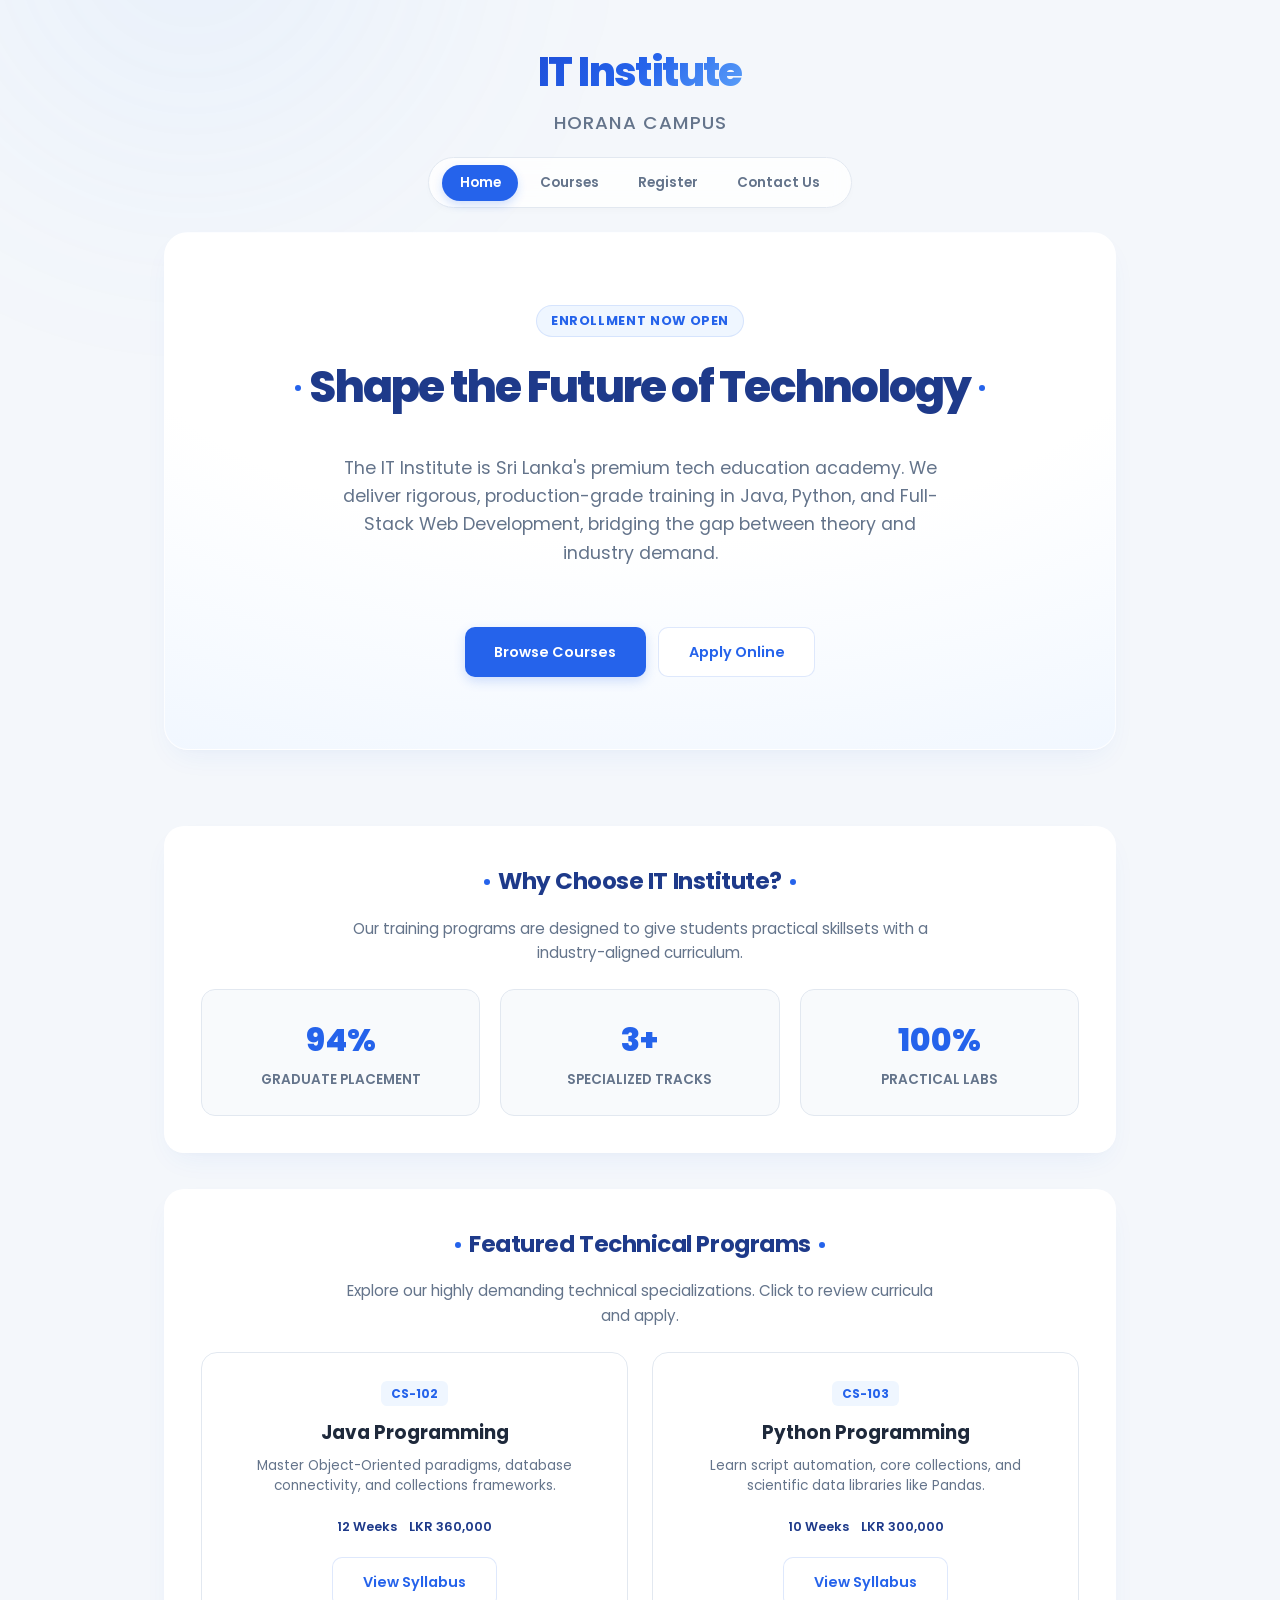
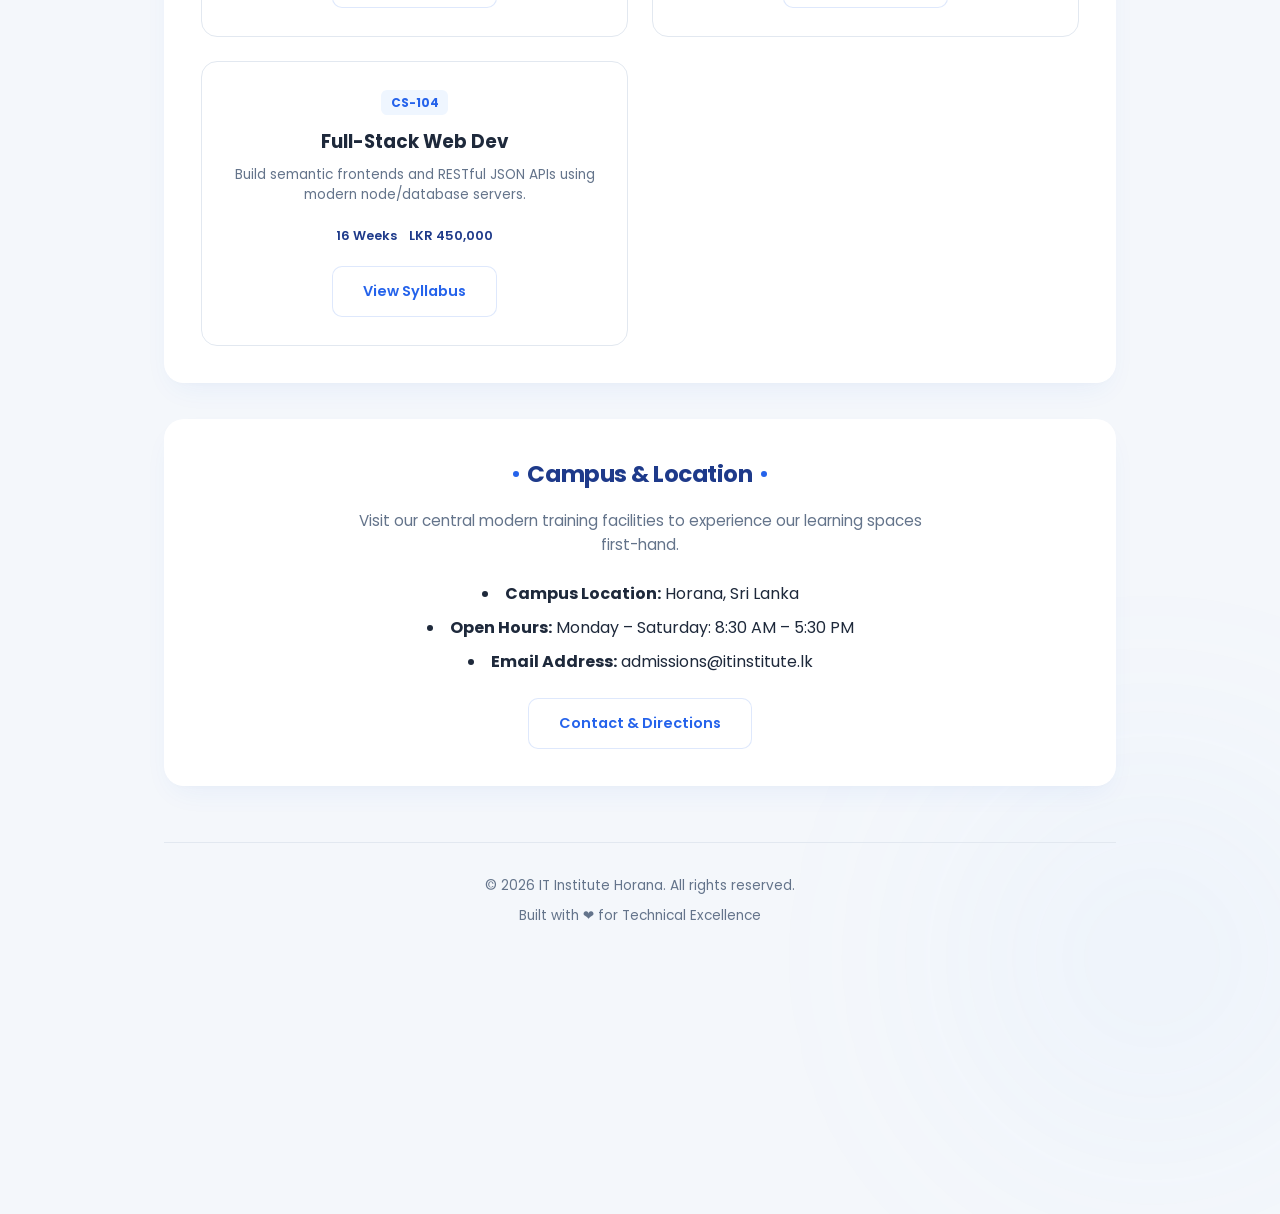
<file: index.html>
<!DOCTYPE html>
<html lang="en">
<head>
    <meta charset="UTF-8">
    <meta name="viewport" content="width=device-width, initial-scale=1.0">
    <meta name="description" content="Official Academic Portal of the IT Institute. Explore courses, register online, and connect with our Horana campus.">
    <title>IT Institute - Academic Portal</title>
    <link rel="stylesheet" href="style.css">
</head>
<body>
    <div class="app-container">

        <!-- Header Section -->
        <header>
            <div class="header-brand">
                <h1>IT Institute</h1>
                <h2>Horana Campus</h2>
            </div>
            <nav>
                <p>
                    <a href="index.html" class="active">Home</a> 
                    <a href="courses.html">Courses</a> 
                    <a href="register.html">Register</a> 
                    <a href="contact.html">Contact Us</a>
                </p>
            </nav>
        </header>

        <!-- Main Content Section -->
        <main>
            <!-- Super Premium Hero Section -->
            <section class="hero-section">
                <span class="hero-tag">Enrollment Now Open</span>
                <h2 class="hero-title">Shape the Future of Technology</h2>
                <p class="hero-subtitle">
                    The IT Institute is Sri Lanka's premium tech education academy. We deliver rigorous, production-grade training in Java, Python, and Full-Stack Web Development, bridging the gap between theory and industry demand.
                </p>
                <div class="hero-actions">
                    <a href="courses.html" class="btn btn-primary">Browse Courses</a>
                    <a href="register.html" class="btn btn-secondary">Apply Online</a>
                </div>
            </section>

            <!-- Highlights Section -->
            <section>
                <h2>Why Choose IT Institute?</h2>
                <p>Our training programs are designed to give students practical skillsets with a industry-aligned curriculum.</p>
                
                <div class="stats-grid">
                    <div class="stats-card">
                        <h4>94%</h4>
                        <p>Graduate Placement</p>
                    </div>
                    <div class="stats-card">
                        <h4>3+</h4>
                        <p>Specialized Tracks</p>
                    </div>
                    <div class="stats-card">
                        <h4>100%</h4>
                        <p>Practical Labs</p>
                    </div>
                </div>
            </section>

            <!-- Featured Programs Section -->
            <section>
                <h2>Featured Technical Programs</h2>
                <p>Explore our highly demanding technical specializations. Click to review curricula and apply.</p>
                
                <div class="course-showcase-grid">
                    <div class="course-item-card">
                        <span class="course-item-code">CS-102</span>
                        <h4>Java Programming</h4>
                        <p>Master Object-Oriented paradigms, database connectivity, and collections frameworks.</p>
                        <div class="course-item-details">
                            <span>12 Weeks</span>
                            <span>LKR 360,000</span>
                        </div>
                        <a href="courses.html" class="btn btn-secondary">View Syllabus</a>
                    </div>

                    <div class="course-item-card">
                        <span class="course-item-code">CS-103</span>
                        <h4>Python Programming</h4>
                        <p>Learn script automation, core collections, and scientific data libraries like Pandas.</p>
                        <div class="course-item-details">
                            <span>10 Weeks</span>
                            <span>LKR 300,000</span>
                        </div>
                        <a href="courses.html" class="btn btn-secondary">View Syllabus</a>
                    </div>

                    <div class="course-item-card">
                        <span class="course-item-code">CS-104</span>
                        <h4>Full-Stack Web Dev</h4>
                        <p>Build semantic frontends and RESTful JSON APIs using modern node/database servers.</p>
                        <div class="course-item-details">
                            <span>16 Weeks</span>
                            <span>LKR 450,000</span>
                        </div>
                        <a href="courses.html" class="btn btn-secondary">View Syllabus</a>
                    </div>
                </div>
            </section>

            <!-- Campus Information Section -->
            <section>
                <h2>Campus &amp; Location</h2>
                <p>Visit our central modern training facilities to experience our learning spaces first-hand.</p>
                <ul class="centered-list">
                    <li><strong>Campus Location:</strong> Horana, Sri Lanka</li>
                    <li><strong>Open Hours:</strong> Monday – Saturday: 8:30 AM – 5:30 PM</li>
                    <li><strong>Email Address:</strong> admissions@itinstitute.lk</li>
                </ul>
                <div style="margin-top: 1.5rem; text-align: center;">
                    <a href="contact.html" class="btn btn-secondary">Contact &amp; Directions</a>
                </div>
            </section>
        </main>

        <!-- Footer Section Centered -->
        <footer>
            <p>&copy; 2026 IT Institute Horana. All rights reserved.</p>
            <p>Built with ❤️ for Technical Excellence</p>
        </footer>

    </div>
</body>
</html>
</file>
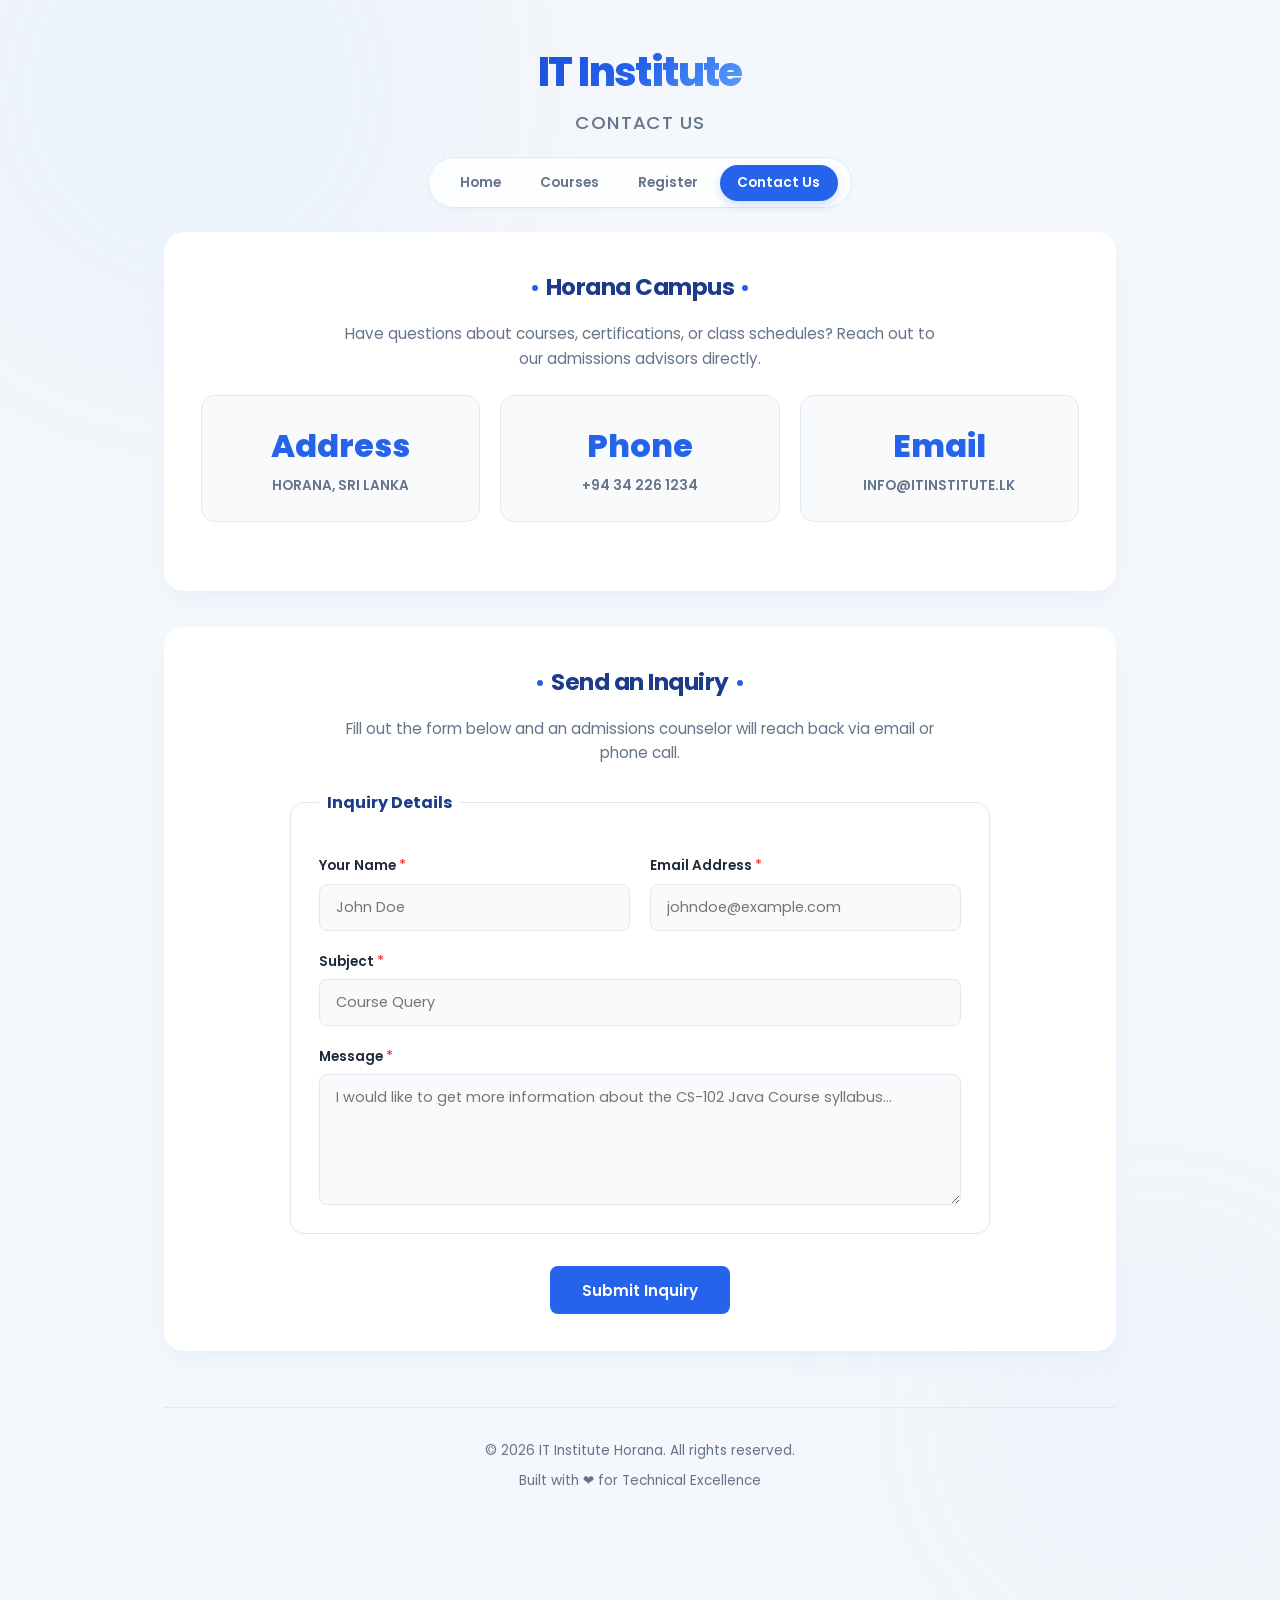
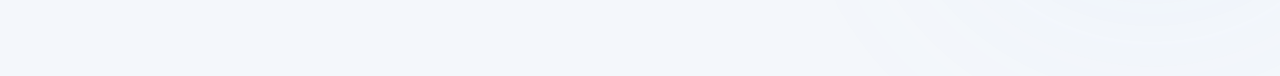
<file: contact.html>
<!DOCTYPE html>
<html lang="en">
<head>
    <meta charset="UTF-8">
    <meta name="viewport" content="width=device-width, initial-scale=1.0">
    <meta name="description" content="Get in touch with the IT Institute Horana Campus. Find our phone number, email, and inquiry form here.">
    <title>Contact Us - IT Institute</title>
    <link rel="stylesheet" href="style.css">
</head>
<body>
    <div class="app-container">

        <!-- Header Section -->
        <header>
            <div class="header-brand">
                <h1>IT Institute</h1>
                <h2>Contact Us</h2>
            </div>
            <nav>
                <p>
                    <a href="index.html">Home</a> 
                    <a href="courses.html">Courses</a> 
                    <a href="register.html">Register</a> 
                    <a href="contact.html" class="active">Contact Us</a>
                </p>
            </nav>
        </header>

        <!-- Main Content Section -->
        <main>
            <!-- Campus Contact Details -->
            <section style="text-align: center;">
                <h2>Horana Campus</h2>
                <p>Have questions about courses, certifications, or class schedules? Reach out to our admissions advisors directly.</p>
                
                <div class="stats-grid" style="margin-bottom: 2rem;">
                    <div class="stats-card">
                        <h4>Address</h4>
                        <p>Horana, Sri Lanka</p>
                    </div>
                    <div class="stats-card">
                        <h4>Phone</h4>
                        <p>+94 34 226 1234</p>
                    </div>
                    <div class="stats-card">
                        <h4>Email</h4>
                        <p>info@itinstitute.lk</p>
                    </div>
                </div>
            </section>

            <!-- Inquiry Form -->
            <section>
                <h2>Send an Inquiry</h2>
                <p>Fill out the form below and an admissions counselor will reach back via email or phone call.</p>
                
                <form action="https://httpbin.org/post" method="POST">
                    <fieldset>
                        <legend>Inquiry Details</legend>
                        <div class="form-grid">
                            <div class="form-group">
                                <label for="inquiry-name">Your Name <span class="required-star">*</span></label>
                                <input type="text" id="inquiry-name" name="inquiryName" placeholder="John Doe" required>
                            </div>
                            
                            <div class="form-group">
                                <label for="inquiry-email">Email Address <span class="required-star">*</span></label>
                                <input type="email" id="inquiry-email" name="inquiryEmail" placeholder="johndoe@example.com" required>
                            </div>

                            <div class="form-group full-width">
                                <label for="inquiry-subject">Subject <span class="required-star">*</span></label>
                                <input type="text" id="inquiry-subject" name="inquirySubject" placeholder="Course Query" required>
                            </div>

                            <div class="form-group full-width">
                                <label for="inquiry-message">Message <span class="required-star">*</span></label>
                                <textarea id="inquiry-message" name="inquiryMessage" rows="5" placeholder="I would like to get more information about the CS-102 Java Course syllabus..." required></textarea>
                            </div>
                        </div>
                    </fieldset>

                    <div class="form-actions">
                        <button type="submit">Submit Inquiry</button>
                    </div>
                </form>
            </section>
        </main>

        <!-- Footer Section Centered -->
        <footer>
            <p>&copy; 2026 IT Institute Horana. All rights reserved.</p>
            <p>Built with ❤️ for Technical Excellence</p>
        </footer>

    </div>
</body>
</html>
</file>
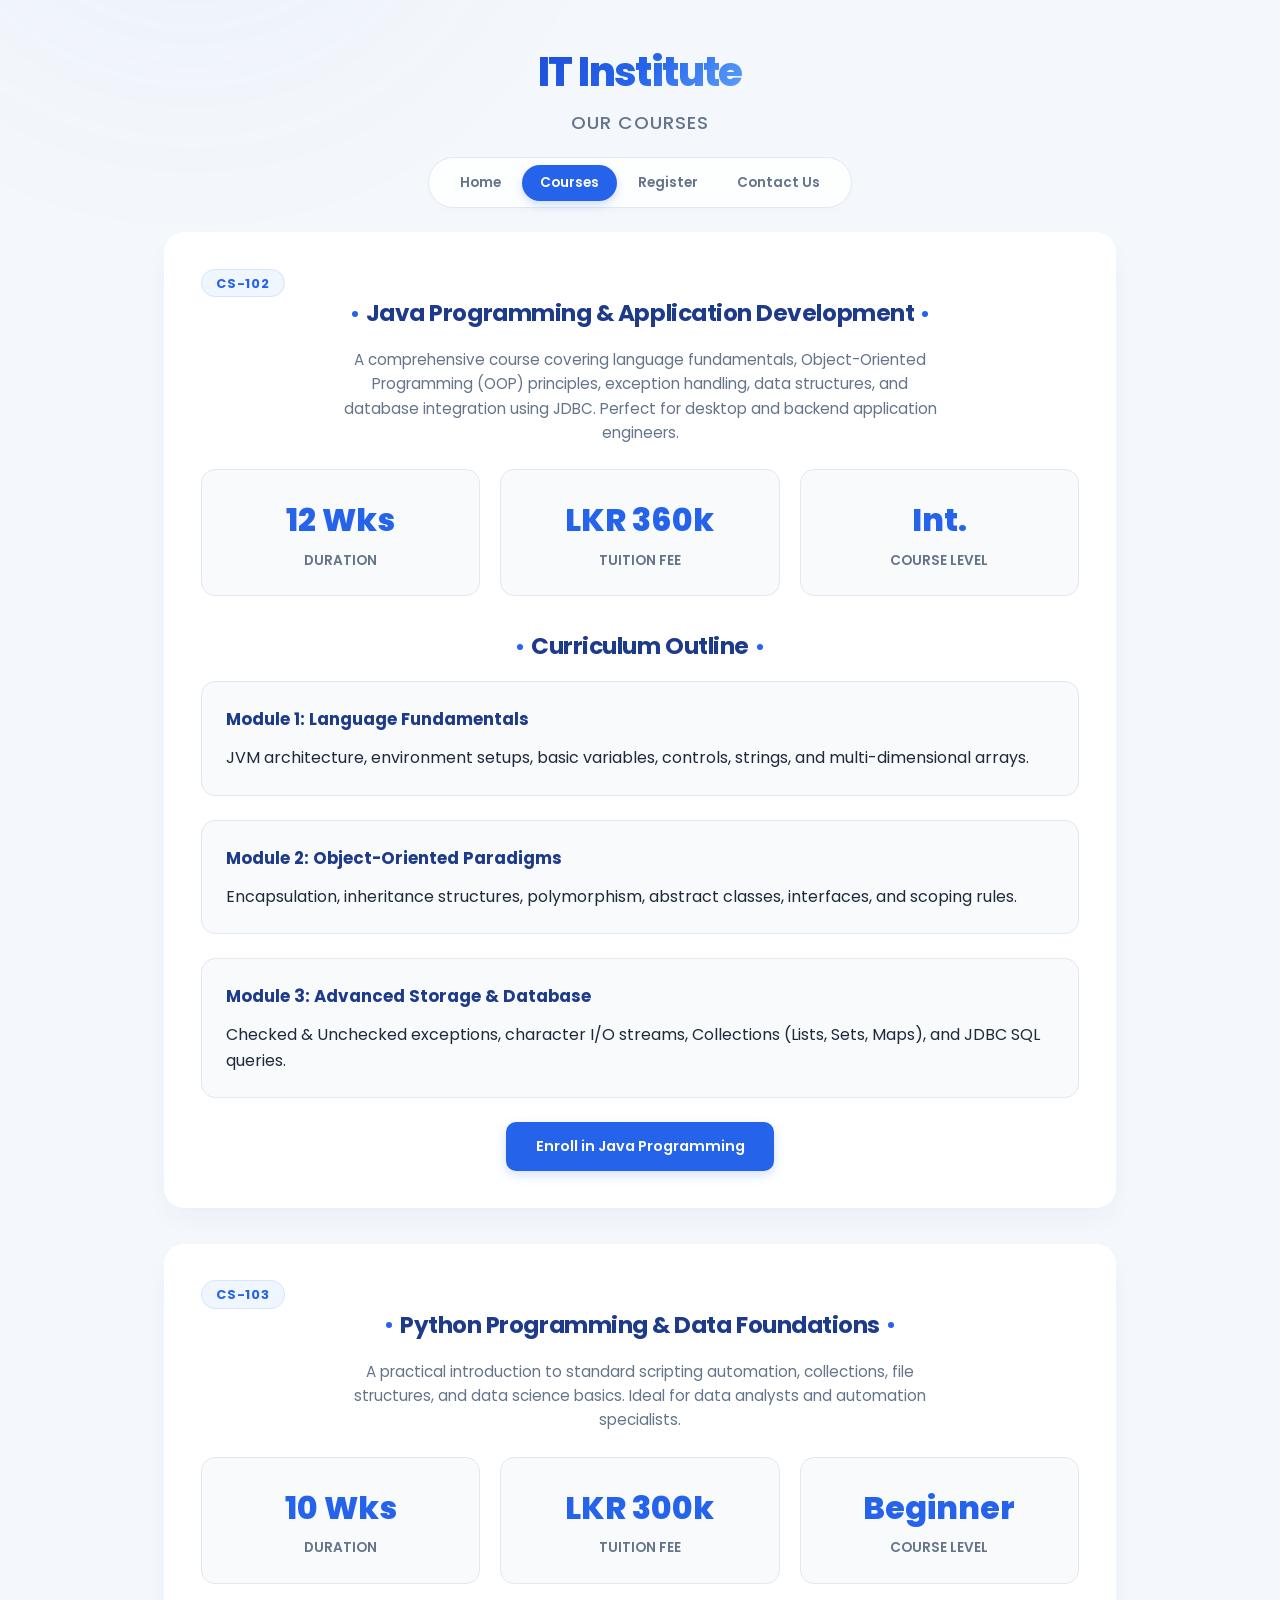
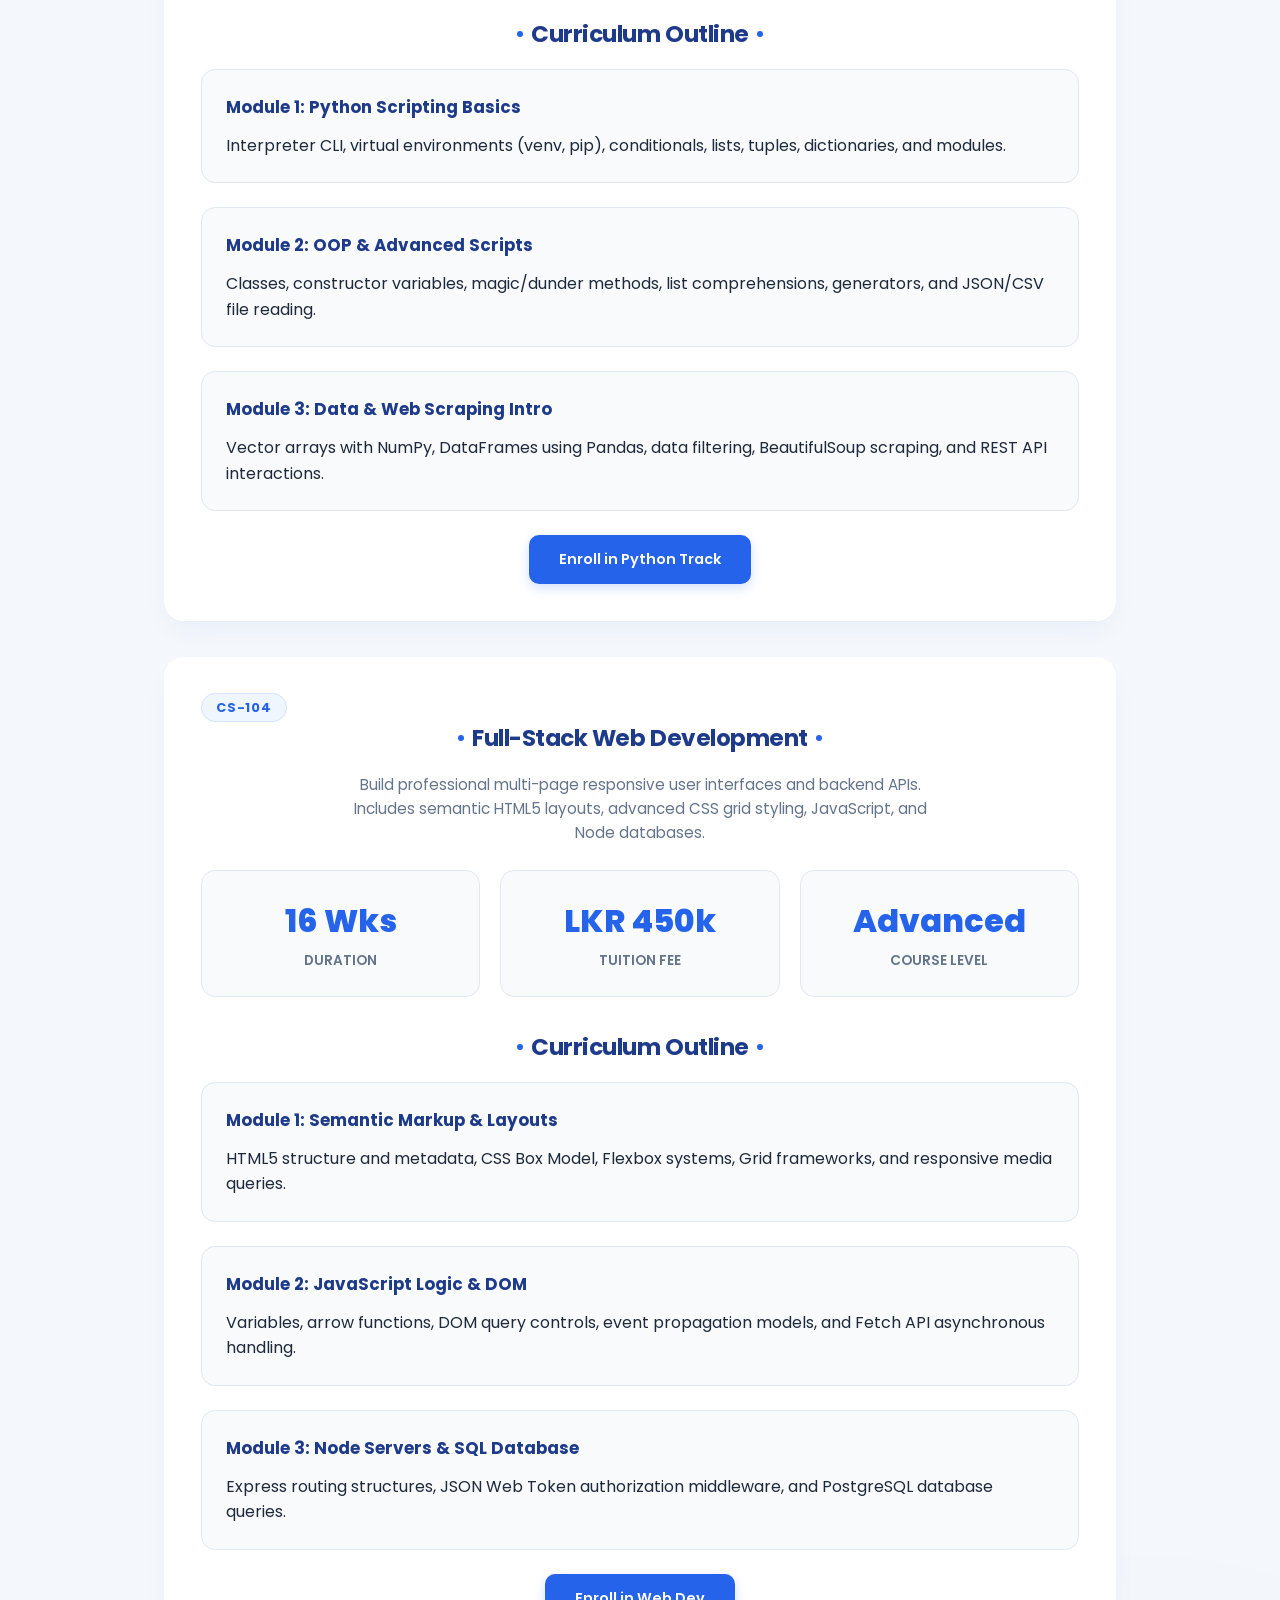
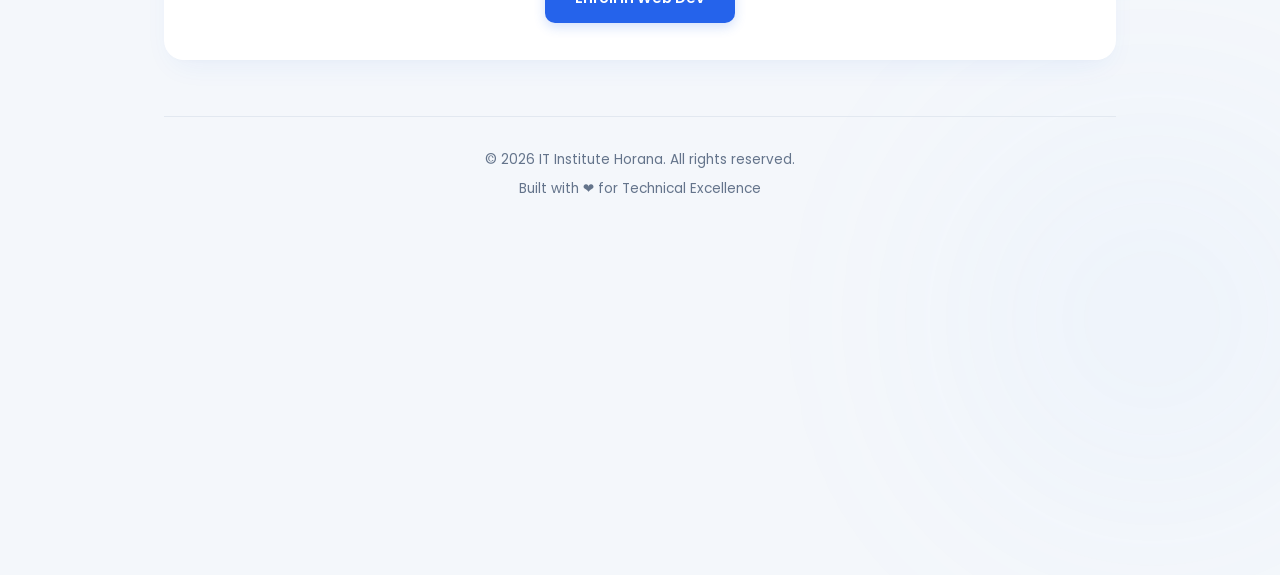
<file: courses.html>
<!DOCTYPE html>
<html lang="en">
<head>
    <meta charset="UTF-8">
    <meta name="viewport" content="width=device-width, initial-scale=1.0">
    <meta name="description" content="Explore our core courses in Java, Python, and Full-Stack Web Development at the IT Institute.">
    <title>Courses - IT Institute</title>
    <link rel="stylesheet" href="style.css">
</head>
<body>
    <div class="app-container">

        <!-- Header Section -->
        <header>
            <div class="header-brand">
                <h1>IT Institute</h1>
                <h2>Our Courses</h2>
            </div>
            <nav>
                <p>
                    <a href="index.html">Home</a> 
                    <a href="courses.html" class="active">Courses</a> 
                    <a href="register.html">Register</a> 
                    <a href="contact.html">Contact Us</a>
                </p>
            </nav>
        </header>

        <!-- Main Content Section -->
        <main>
            <!-- Course 1: Java -->
            <section id="java">
                <span class="hero-tag">CS-102</span>
                <h2>Java Programming &amp; Application Development</h2>
                <p>
                    A comprehensive course covering language fundamentals, Object-Oriented Programming (OOP) principles, exception handling, data structures, and database integration using JDBC. Perfect for desktop and backend application engineers.
                </p>
                
                <div class="stats-grid" style="margin-bottom: 2rem;">
                    <div class="stats-card">
                        <h4>12 Wks</h4>
                        <p>Duration</p>
                    </div>
                    <div class="stats-card">
                        <h4>LKR 360k</h4>
                        <p>Tuition Fee</p>
                    </div>
                    <div class="stats-card">
                        <h4>Int.</h4>
                        <p>Course Level</p>
                    </div>
                </div>

                <h3>Curriculum Outline</h3>
                <ul class="syllabus-timeline">
                    <li class="timeline-module">
                        <strong>Module 1: Language Fundamentals</strong>
                        JVM architecture, environment setups, basic variables, controls, strings, and multi-dimensional arrays.
                    </li>
                    <li class="timeline-module">
                        <strong>Module 2: Object-Oriented Paradigms</strong>
                        Encapsulation, inheritance structures, polymorphism, abstract classes, interfaces, and scoping rules.
                    </li>
                    <li class="timeline-module">
                        <strong>Module 3: Advanced Storage &amp; Database</strong>
                        Checked &amp; Unchecked exceptions, character I/O streams, Collections (Lists, Sets, Maps), and JDBC SQL queries.
                    </li>
                </ul>

                <div style="text-align: center; margin-top: 1.5rem;">
                    <a href="register.html?course=CS-102" class="btn btn-primary">Enroll in Java Programming</a>
                </div>
            </section>

            <!-- Course 2: Python -->
            <section id="python">
                <span class="hero-tag">CS-103</span>
                <h2>Python Programming &amp; Data Foundations</h2>
                <p>
                    A practical introduction to standard scripting automation, collections, file structures, and data science basics. Ideal for data analysts and automation specialists.
                </p>
                
                <div class="stats-grid" style="margin-bottom: 2rem;">
                    <div class="stats-card">
                        <h4>10 Wks</h4>
                        <p>Duration</p>
                    </div>
                    <div class="stats-card">
                        <h4>LKR 300k</h4>
                        <p>Tuition Fee</p>
                    </div>
                    <div class="stats-card">
                        <h4>Beginner</h4>
                        <p>Course Level</p>
                    </div>
                </div>

                <h3>Curriculum Outline</h3>
                <ul class="syllabus-timeline">
                    <li class="timeline-module">
                        <strong>Module 1: Python Scripting Basics</strong>
                        Interpreter CLI, virtual environments (venv, pip), conditionals, lists, tuples, dictionaries, and modules.
                    </li>
                    <li class="timeline-module">
                        <strong>Module 2: OOP &amp; Advanced Scripts</strong>
                        Classes, constructor variables, magic/dunder methods, list comprehensions, generators, and JSON/CSV file reading.
                    </li>
                    <li class="timeline-module">
                        <strong>Module 3: Data &amp; Web Scraping Intro</strong>
                        Vector arrays with NumPy, DataFrames using Pandas, data filtering, BeautifulSoup scraping, and REST API interactions.
                    </li>
                </ul>

                <div style="text-align: center; margin-top: 1.5rem;">
                    <a href="register.html?course=CS-103" class="btn btn-primary">Enroll in Python Track</a>
                </div>
            </section>

            <!-- Course 3: Web Dev -->
            <section id="webdev">
                <span class="hero-tag">CS-104</span>
                <h2>Full-Stack Web Development</h2>
                <p>
                    Build professional multi-page responsive user interfaces and backend APIs. Includes semantic HTML5 layouts, advanced CSS grid styling, JavaScript, and Node databases.
                </p>
                
                <div class="stats-grid" style="margin-bottom: 2rem;">
                    <div class="stats-card">
                        <h4>16 Wks</h4>
                        <p>Duration</p>
                    </div>
                    <div class="stats-card">
                        <h4>LKR 450k</h4>
                        <p>Tuition Fee</p>
                    </div>
                    <div class="stats-card">
                        <h4>Advanced</h4>
                        <p>Course Level</p>
                    </div>
                </div>

                <h3>Curriculum Outline</h3>
                <ul class="syllabus-timeline">
                    <li class="timeline-module">
                        <strong>Module 1: Semantic Markup &amp; Layouts</strong>
                        HTML5 structure and metadata, CSS Box Model, Flexbox systems, Grid frameworks, and responsive media queries.
                    </li>
                    <li class="timeline-module">
                        <strong>Module 2: JavaScript Logic &amp; DOM</strong>
                        Variables, arrow functions, DOM query controls, event propagation models, and Fetch API asynchronous handling.
                    </li>
                    <li class="timeline-module">
                        <strong>Module 3: Node Servers &amp; SQL Database</strong>
                        Express routing structures, JSON Web Token authorization middleware, and PostgreSQL database queries.
                    </li>
                </ul>

                <div style="text-align: center; margin-top: 1.5rem;">
                    <a href="register.html?course=CS-104" class="btn btn-primary">Enroll in Web Dev</a>
                </div>
            </section>
        </main>

        <!-- Footer Section Centered -->
        <footer>
            <p>&copy; 2026 IT Institute Horana. All rights reserved.</p>
            <p>Built with ❤️ for Technical Excellence</p>
        </footer>

    </div>
</body>
</html>
</file>
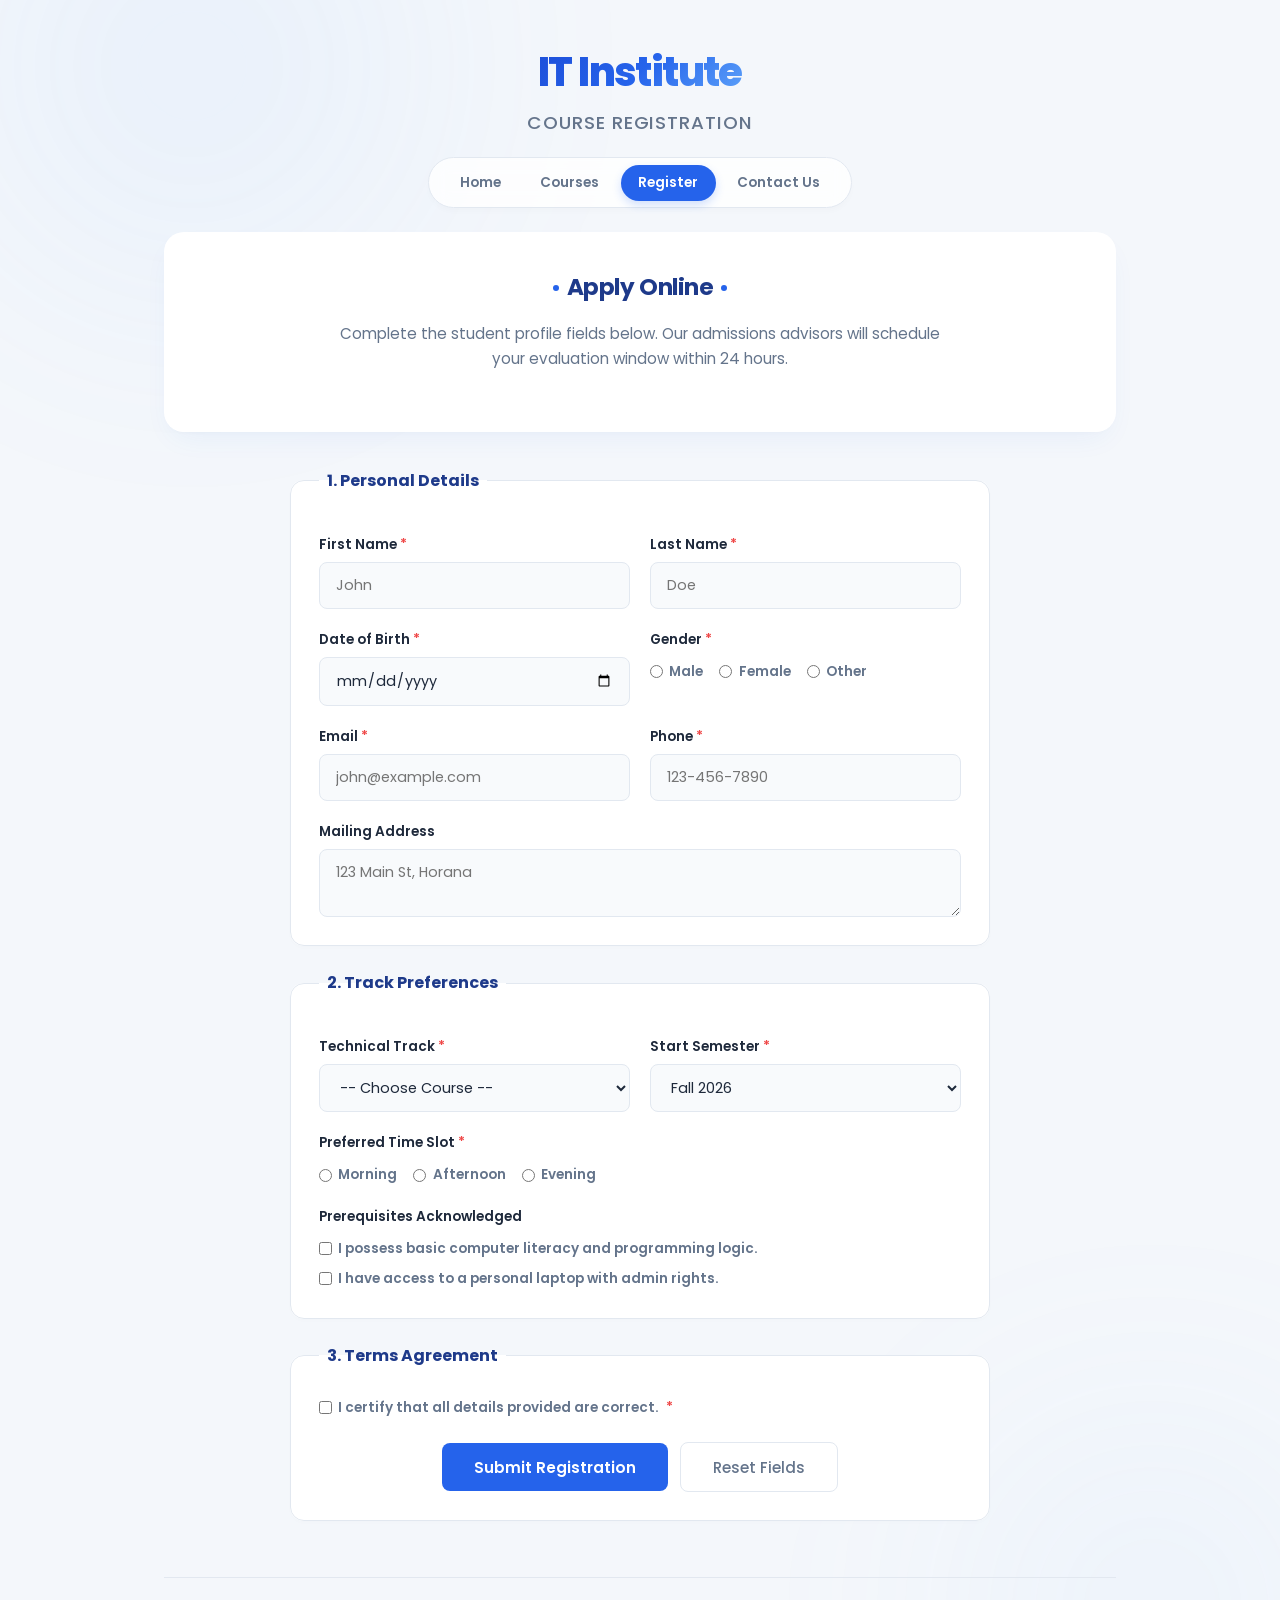
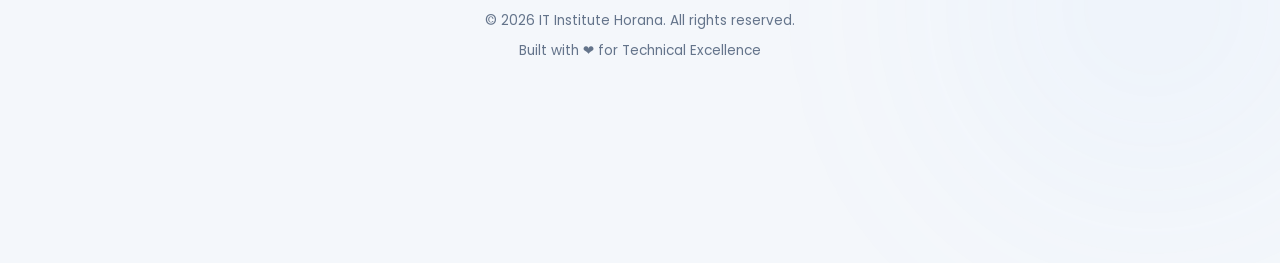
<file: register.html>
<!DOCTYPE html>
<html lang="en">
<head>
    <meta charset="UTF-8">
    <meta name="viewport" content="width=device-width, initial-scale=1.0">
    <meta name="description" content="Enroll at the IT Institute. Secure your track selection online.">
    <title>Register - IT Institute</title>
    <link rel="stylesheet" href="style.css">
</head>
<body>
    <div class="app-container">

        <!-- Header Section -->
        <header>
            <div class="header-brand">
                <h1>IT Institute</h1>
                <h2>Course Registration</h2>
            </div>
            <nav>
                <p>
                    <a href="index.html">Home</a> 
                    <a href="courses.html">Courses</a> 
                    <a href="register.html" class="active">Register</a> 
                    <a href="contact.html">Contact Us</a>
                </p>
            </nav>
        </header>

        <!-- Main Content Section -->
        <main>
            <section style="text-align: center;">
                <h2>Apply Online</h2>
                <p>Complete the student profile fields below. Our admissions advisors will schedule your evaluation window within 24 hours.</p>
            </section>

            <!-- Form Element -->
            <form action="https://httpbin.org/post" method="POST" enctype="multipart/form-data">
                
                <!-- Fieldset 1: Personal Details -->
                <fieldset>
                    <legend>1. Personal Details</legend>
                    <div class="form-grid">
                        <div class="form-group">
                            <label for="first-name">First Name <span class="required-star">*</span></label>
                            <input type="text" id="first-name" name="firstName" placeholder="John" required>
                        </div>
                        
                        <div class="form-group">
                            <label for="last-name">Last Name <span class="required-star">*</span></label>
                            <input type="text" id="last-name" name="lastName" placeholder="Doe" required>
                        </div>

                        <div class="form-group">
                            <label for="birth-date">Date of Birth <span class="required-star">*</span></label>
                            <input type="date" id="birth-date" name="birthDate" min="1950-01-01" max="2012-12-31" required>
                        </div>

                        <div class="form-group">
                            <label>Gender <span class="required-star">*</span></label>
                            <div class="form-group radio-group">
                                <label class="radio-container" for="gender-male">
                                    <input type="radio" id="gender-male" name="gender" value="male" required>
                                    Male
                                </label>
                                <label class="radio-container" for="gender-female">
                                    <input type="radio" id="gender-female" name="gender" value="female">
                                    Female
                                </label>
                                <label class="radio-container" for="gender-other">
                                    <input type="radio" id="gender-other" name="gender" value="other">
                                    Other
                                </label>
                            </div>
                        </div>

                        <div class="form-group">
                            <label for="email">Email <span class="required-star">*</span></label>
                            <input type="email" id="email" name="email" placeholder="john@example.com" required>
                        </div>

                        <div class="form-group">
                            <label for="phone">Phone <span class="required-star">*</span></label>
                            <input type="tel" id="phone" name="phone" placeholder="123-456-7890" pattern="[0-9]{3}-[0-9]{3}-[0-9]{4}" title="Format: 123-456-7890" required>
                        </div>

                        <div class="form-group full-width">
                            <label for="address">Mailing Address</label>
                            <textarea id="address" name="address" rows="2" placeholder="123 Main St, Horana"></textarea>
                        </div>
                    </div>
                </fieldset>

                <!-- Fieldset 2: Course Selection -->
                <fieldset>
                    <legend>2. Track Preferences</legend>
                    <div class="form-grid">
                        <div class="form-group">
                            <label for="course-select">Technical Track <span class="required-star">*</span></label>
                            <select id="course-select" name="courseTrack" required>
                                <option value="" disabled selected>-- Choose Course --</option>
                                <option value="CS-102">CS-102: Java Programming (LKR 360,000)</option>
                                <option value="CS-103">CS-103: Python Programming (LKR 300,000)</option>
                                <option value="CS-104">CS-104: Full-Stack Web Dev (LKR 450,000)</option>
                            </select>
                        </div>

                        <div class="form-group">
                            <label for="start-term">Start Semester <span class="required-star">*</span></label>
                            <select id="start-term" name="startTerm" required>
                                <option value="fall-2026">Fall 2026</option>
                                <option value="spring-2027">Spring 2027</option>
                            </select>
                        </div>

                        <div class="form-group full-width">
                            <label>Preferred Time Slot <span class="required-star">*</span></label>
                            <div class="form-group radio-group">
                                <label class="radio-container" for="slot-morning">
                                    <input type="radio" id="slot-morning" name="timeSlot" value="morning" required>
                                    Morning
                                </label>
                                <label class="radio-container" for="slot-afternoon">
                                    <input type="radio" id="slot-afternoon" name="timeSlot" value="afternoon">
                                    Afternoon
                                </label>
                                <label class="radio-container" for="slot-evening">
                                    <input type="radio" id="slot-evening" name="timeSlot" value="evening">
                                    Evening
                                </label>
                            </div>
                        </div>

                        <div class="form-group full-width">
                            <label>Prerequisites Acknowledged</label>
                            <div style="display: flex; flex-direction: column; gap: 0.5rem; margin-top: 0.25rem;">
                                <label class="checkbox-container" for="prereq-logic">
                                    <input type="checkbox" id="prereq-logic" name="prereqs" value="basic-logic">
                                    I possess basic computer literacy and programming logic.
                                </label>
                                <label class="checkbox-container" for="prereq-hardware">
                                    <input type="checkbox" id="prereq-hardware" name="prereqs" value="hardware">
                                    I have access to a personal laptop with admin rights.
                                </label>
                            </div>
                        </div>
                    </div>
                </fieldset>

                <!-- Fieldset 3: Declarations & Submit -->
                <fieldset>
                    <legend>3. Terms Agreement</legend>
                    <div style="margin-bottom: 1.25rem;">
                        <label class="checkbox-container" for="terms-agree">
                            <input type="checkbox" id="terms-agree" name="termsAgreement" value="agreed" required>
                            I certify that all details provided are correct. <span class="required-star">*</span>
                        </label>
                    </div>

                    <div class="form-actions">
                        <input type="submit" value="Submit Registration">
                        <input type="reset" value="Reset Fields">
                    </div>
                </fieldset>
            </form>
        </main>

        <!-- Footer Section Centered -->
        <footer>
            <p>&copy; 2026 IT Institute Horana. All rights reserved.</p>
            <p>Built with ❤️ for Technical Excellence</p>
        </footer>

    </div>
</body>
</html>
</file>
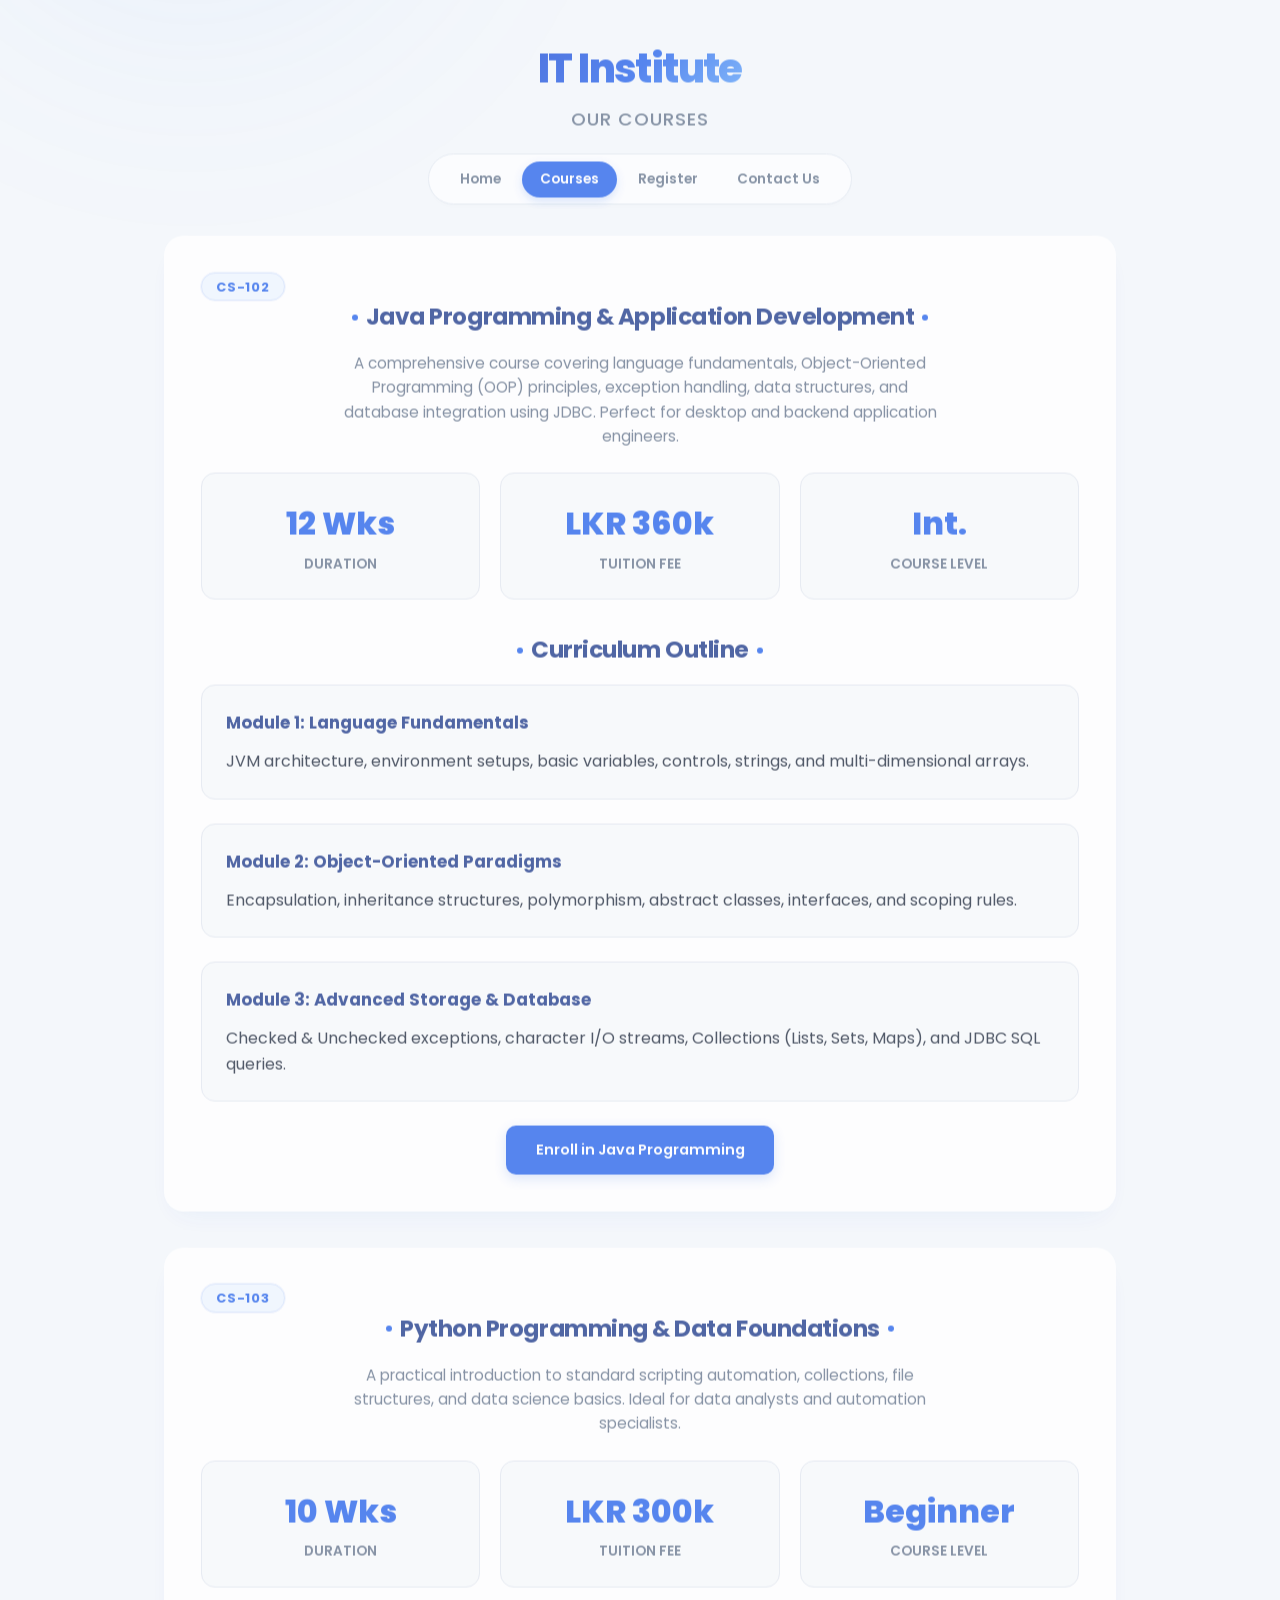
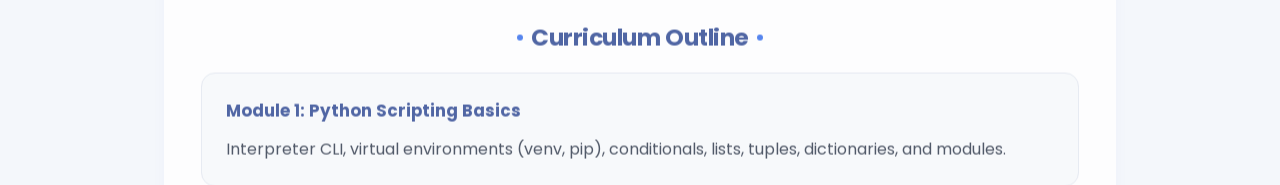
<file: courses/java.html>
<!DOCTYPE html>
<html lang="en">
<head>
    <meta charset="UTF-8">
    <meta http-equiv="refresh" content="0; url=../courses.html#java">
    <title>Redirecting...</title>
</head>
<body>
    <p>Redirecting to <a href="../courses.html#java">Courses Overview</a>...</p>
</body>
</html>
</file>
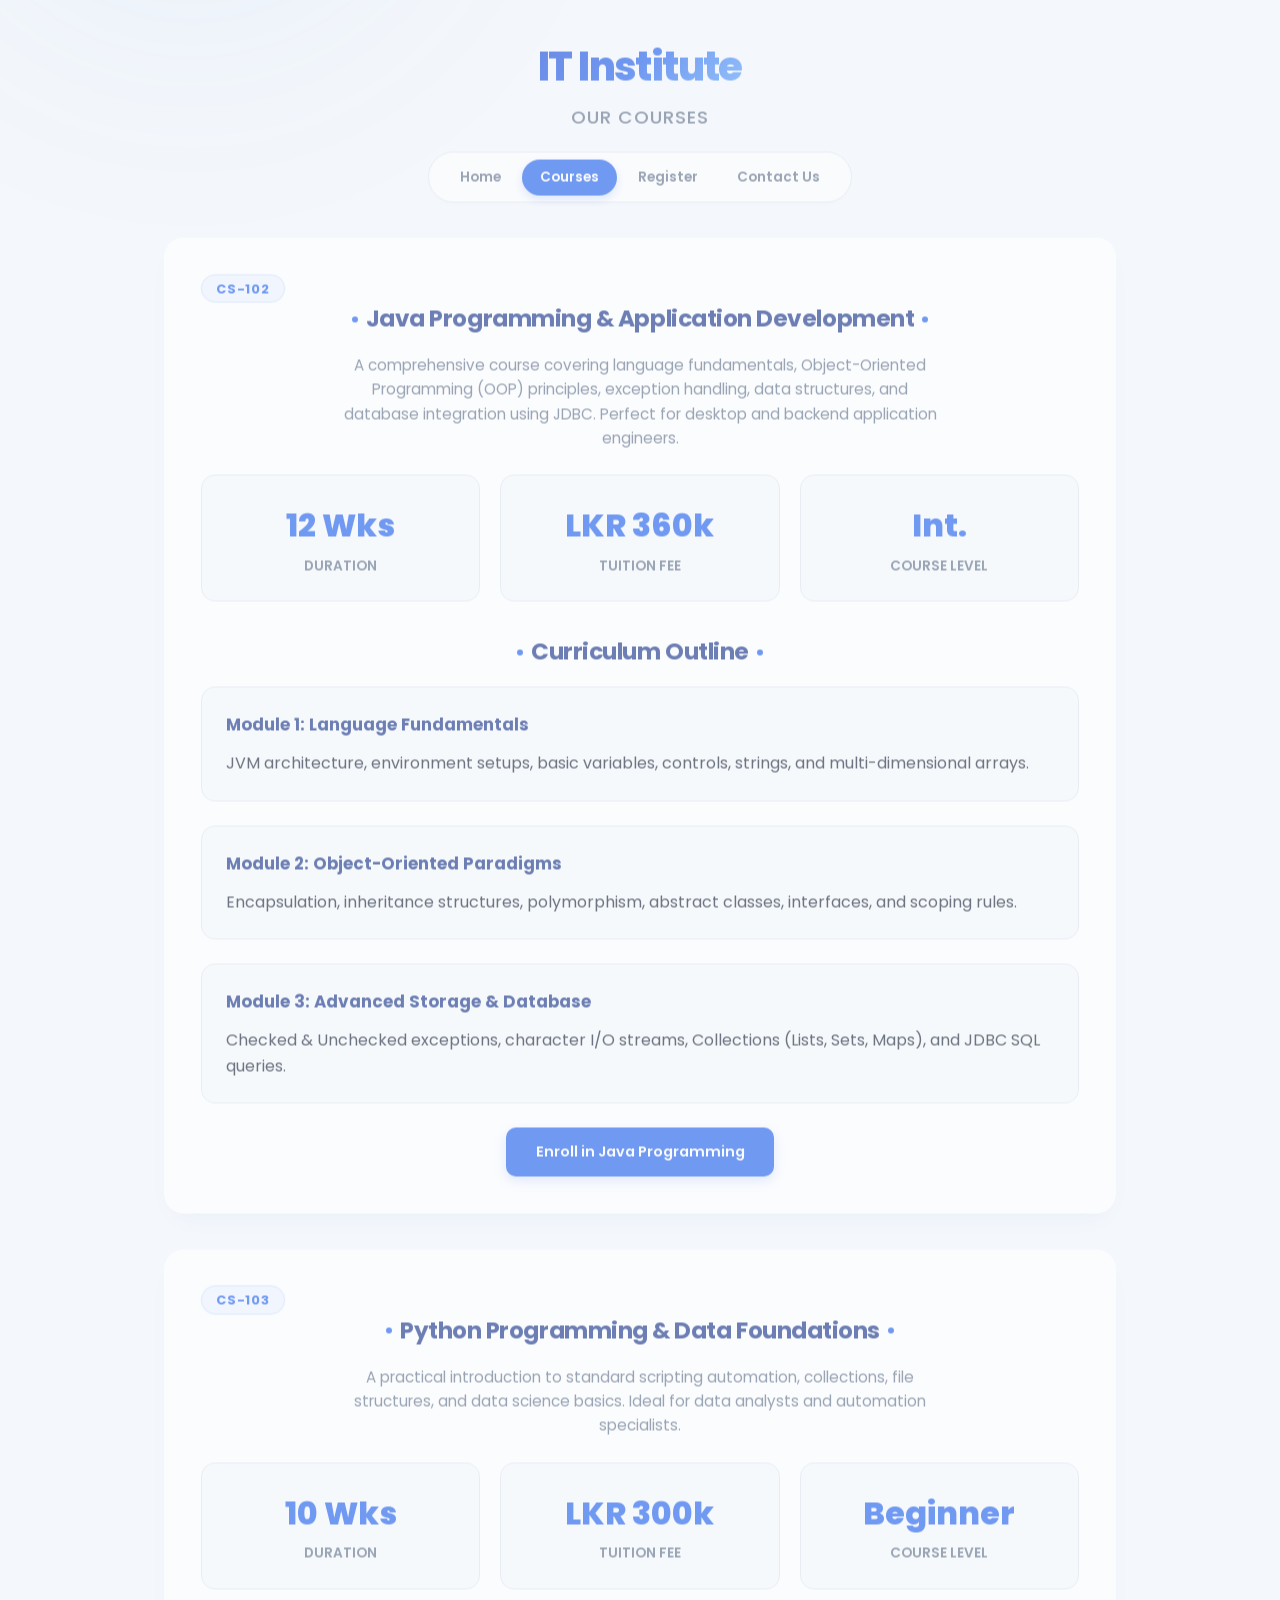
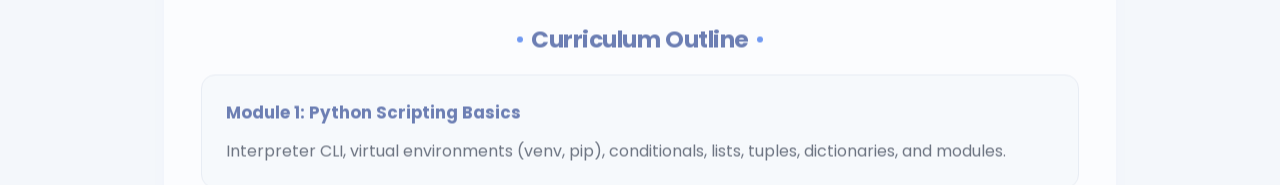
<file: courses/python.html>
<!DOCTYPE html>
<html lang="en">
<head>
    <meta charset="UTF-8">
    <meta http-equiv="refresh" content="0; url=../courses.html#python">
    <title>Redirecting...</title>
</head>
<body>
    <p>Redirecting to <a href="../courses.html#python">Courses Overview</a>...</p>
</body>
</html>
</file>
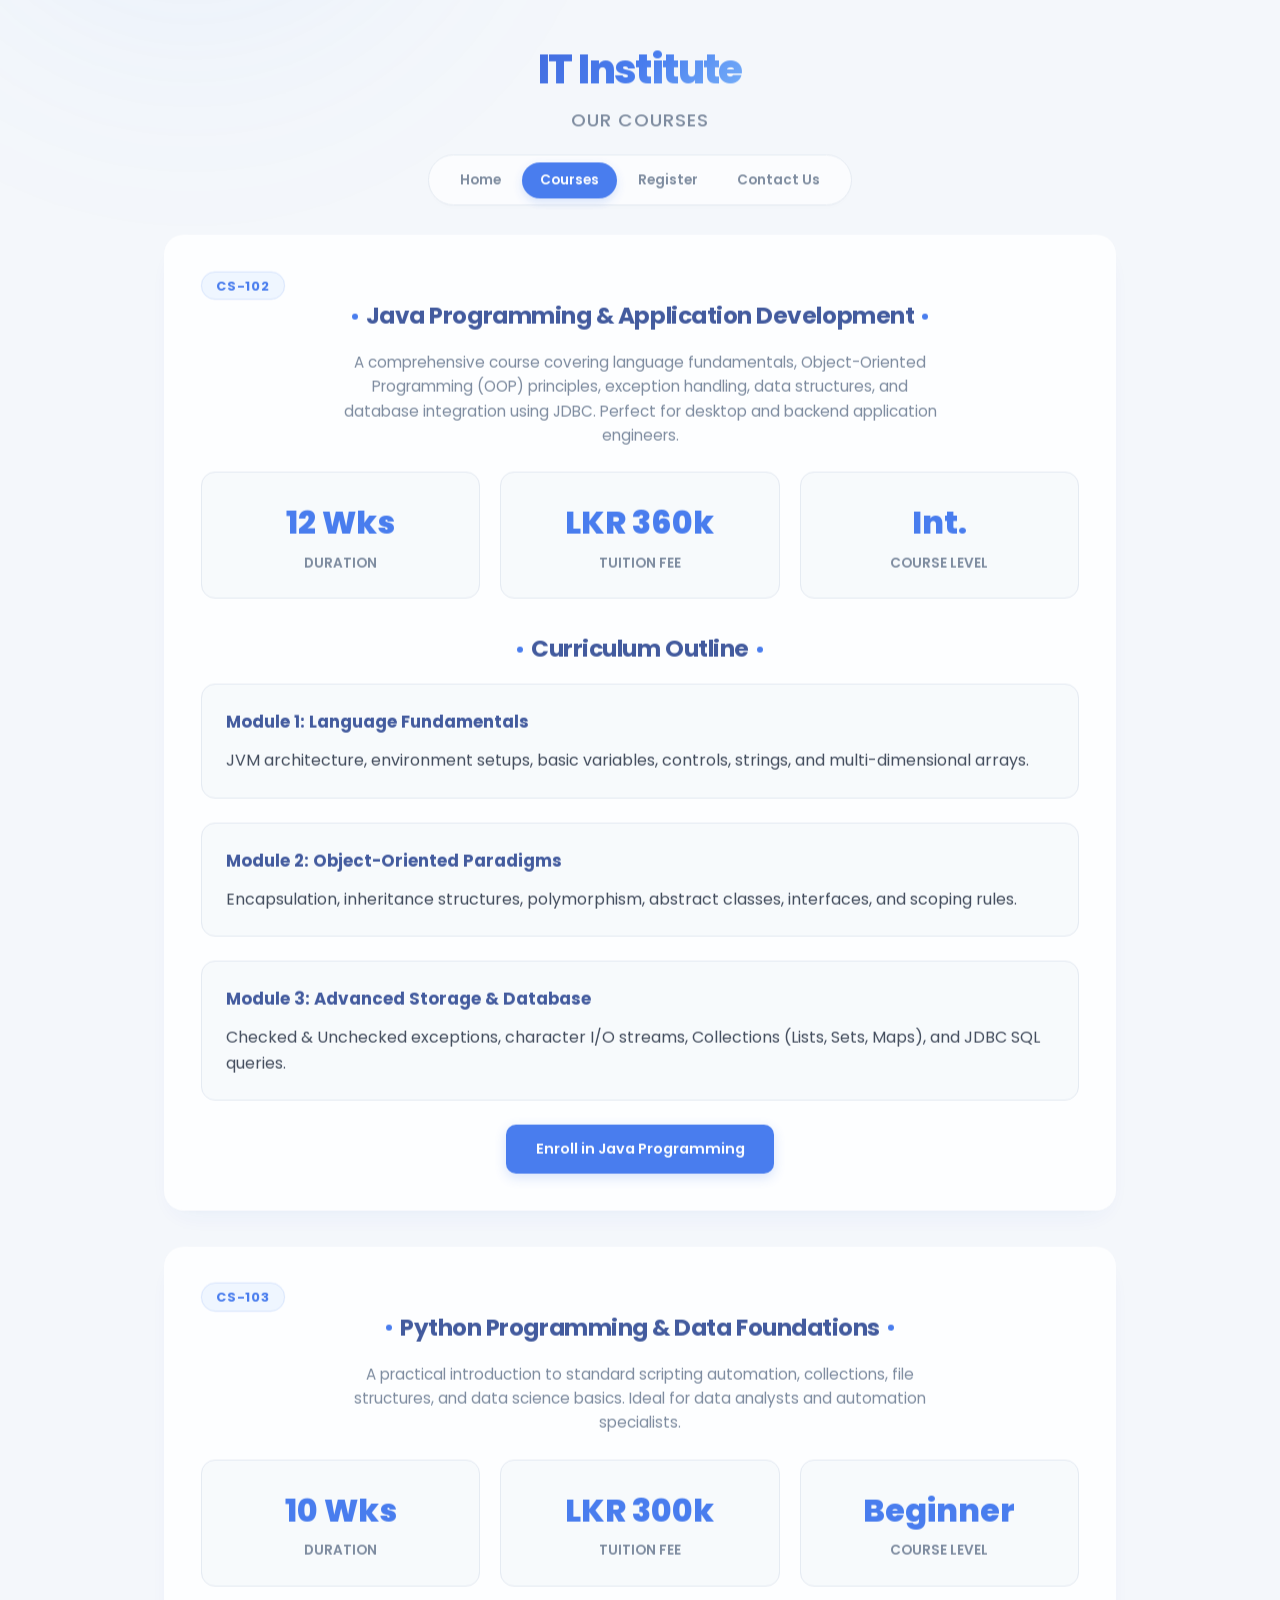
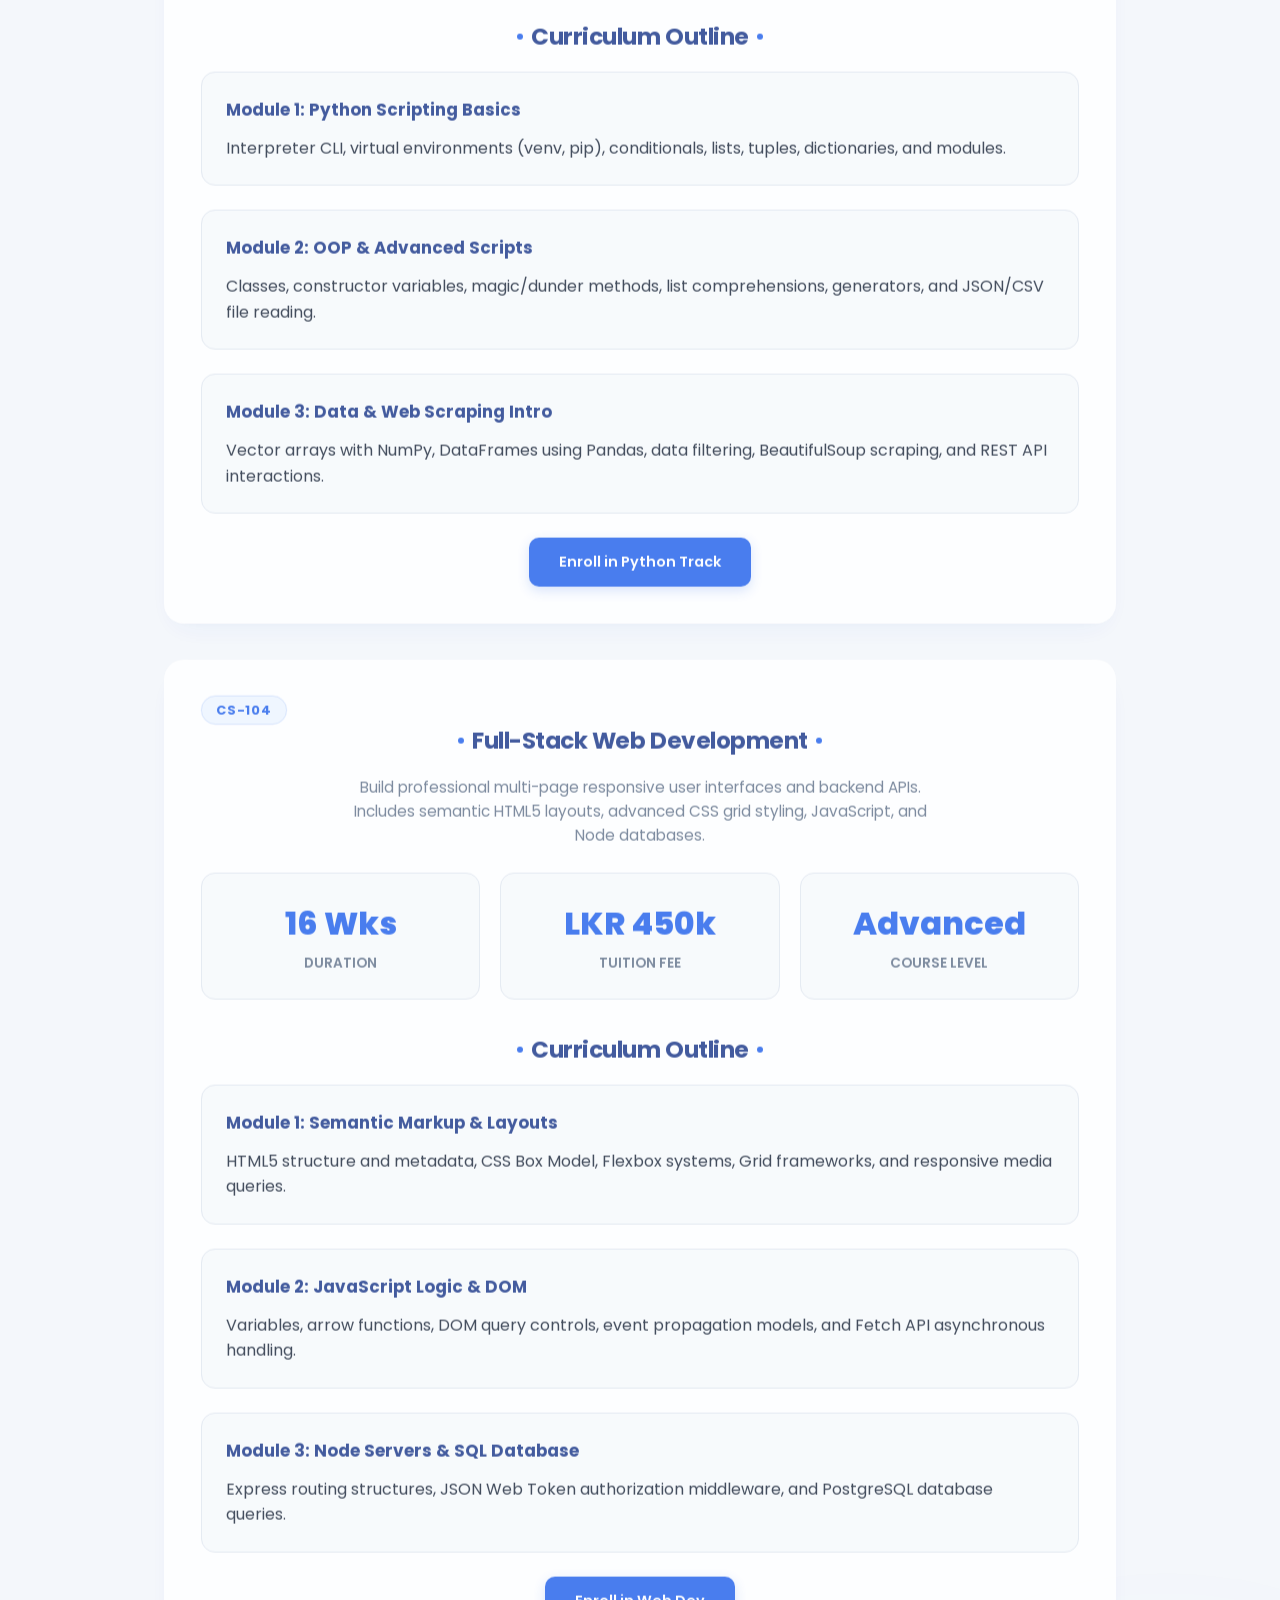
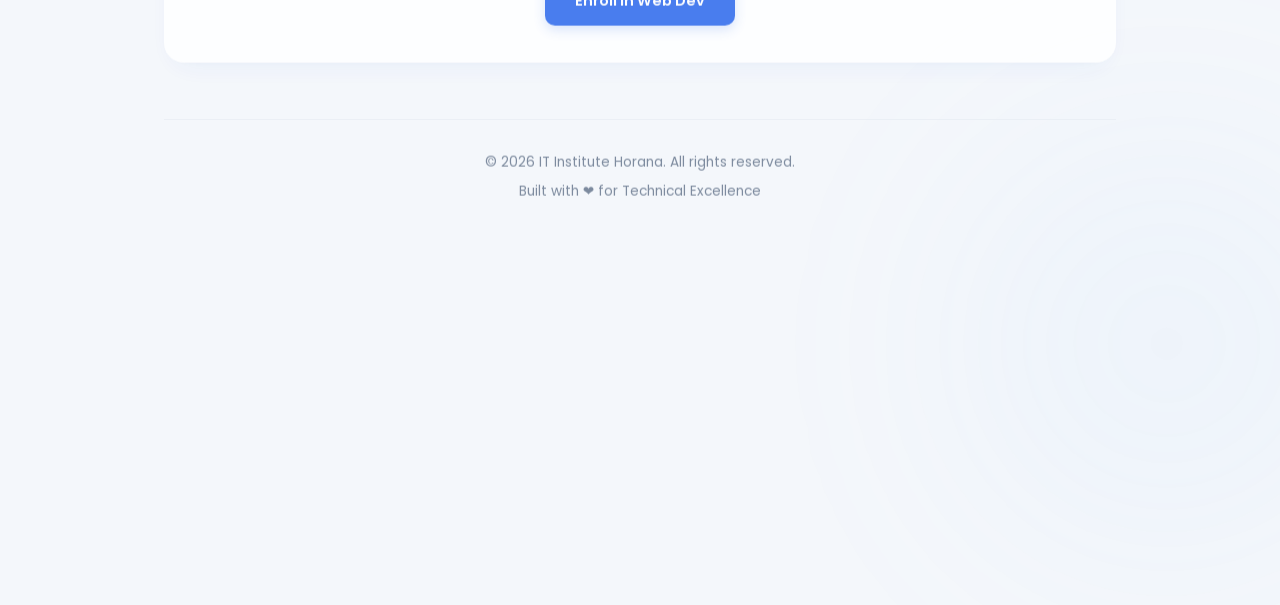
<file: courses/webdev.html>
<!DOCTYPE html>
<html lang="en">
<head>
    <meta charset="UTF-8">
    <meta http-equiv="refresh" content="0; url=../courses.html#webdev">
    <title>Redirecting...</title>
</head>
<body>
    <p>Redirecting to <a href="../courses.html#webdev">Courses Overview</a>...</p>
</body>
</html>
</file>
<file: style.css>
@import url('https://fonts.googleapis.com/css2?family=Poppins:wght@300;400;500;600;700;800&display=swap');

:root {
    --bg-main: #F4F7FB;
    --bg-card: #FFFFFF;
    --bg-input: #F8FAFC;
    --border-color: #E2E8F0;
    --border-focus: #2563EB;
    --text-primary: #1E293B;
    --text-muted: #64748B;
    --accent-glow: linear-gradient(135deg, #1D4ED8 0%, #2563EB 50%, #60A5FA 100%);
    --accent-blue: #2563EB;
    --accent-blue-light: #EFF6FF;
    --accent-blue-dark: #1E3A8A;
    --accent-teal: #0D9488;
    --shadow-premium: 0 12px 30px -10px rgba(37, 99, 235, 0.08), 0 4px 6px -2px rgba(0, 0, 0, 0.02);
    --shadow-hover: 0 20px 40px -15px rgba(37, 99, 235, 0.15), 0 8px 12px -4px rgba(0, 0, 0, 0.03);
    --font-heading: 'Poppins', 'TikTok Sans', 'Inter', system-ui, -apple-system, sans-serif;
    --font-body: 'Poppins', 'TikTok Sans', 'Inter', system-ui, -apple-system, sans-serif;
}

/* Global Reset & Base Styles */
*, *::before, *::after {
    box-sizing: border-box;
    margin: 0;
    padding: 0;
}

html {
    scroll-behavior: smooth;
    font-size: 16px;
}

body {
    background-color: var(--bg-main);
    color: var(--text-primary);
    font-family: var(--font-body);
    line-height: 1.6;
    min-height: 100vh;
    display: flex;
    flex-direction: column;
    overflow-x: hidden;
    position: relative;
}

/* Premium Animated Background Shapes (CSS-only) */
body::before, body::after {
    content: '';
    position: absolute;
    border-radius: 50%;
    filter: blur(120px);
    opacity: 0.35;
    z-index: -1;
    pointer-events: none;
    animation: floatShape 25s infinite alternate ease-in-out;
}

body::before {
    width: 50vw;
    height: 50vw;
    top: -15%;
    left: -10%;
    background: radial-gradient(circle, rgba(96,165,250,0.3) 0%, rgba(37,99,235,0.02) 70%);
}

body::after {
    width: 40vw;
    height: 40vw;
    bottom: -10%;
    right: -10%;
    background: radial-gradient(circle, rgba(147,197,253,0.3) 0%, rgba(59,130,246,0.02) 70%);
    animation-delay: -12s;
}

@keyframes floatShape {
    0% {
        transform: translate(0, 0) scale(1);
    }
    100% {
        transform: translate(6%, 10%) scale(1.05);
    }
}

/* Center Centered Container Wrapper */
.app-container {
    width: 100%;
    max-width: 1000px;
    margin: 0 auto;
    padding: 0 1.5rem;
    flex: 1;
    display: flex;
    flex-direction: column;
}

/* Header Section Centered */
header {
    padding: 2.5rem 0 1.5rem 0;
    display: flex;
    flex-direction: column;
    align-items: center;
    text-align: center;
    gap: 1.25rem;
    animation: fadeInDown 0.8s cubic-bezier(0.16, 1, 0.3, 1);
}

.header-brand {
    display: flex;
    flex-direction: column;
    align-items: center;
}

header h1 {
    font-family: var(--font-heading);
    font-size: 2.5rem;
    font-weight: 800;
    letter-spacing: -0.04em;
    background: var(--accent-glow);
    -webkit-background-clip: text;
    -webkit-text-fill-color: transparent;
    display: inline-block;
}

header h2 {
    font-family: var(--font-heading);
    font-size: 1.15rem;
    font-weight: 500;
    color: var(--text-muted);
    letter-spacing: 0.05em;
    text-transform: uppercase;
    margin-top: 0.25rem;
}

header nav {
    background: rgba(255, 255, 255, 0.8);
    border: 1px solid var(--border-color);
    padding: 0.4rem 0.8rem;
    border-radius: 9999px;
    display: inline-flex;
    justify-content: center;
    backdrop-filter: blur(10px);
    box-shadow: 0 4px 6px -1px rgba(0, 0, 0, 0.02);
}

header nav p {
    margin: 0;
    display: flex;
    gap: 0.25rem;
    flex-wrap: wrap;
    justify-content: center;
}

header nav a {
    color: var(--text-muted);
    text-decoration: none;
    font-weight: 600;
    font-size: 0.85rem;
    transition: all 0.25s cubic-bezier(0.4, 0, 0.2, 1);
    padding: 0.45rem 1.1rem;
    border-radius: 9999px;
    display: inline-block;
}

header nav a:hover {
    color: var(--accent-blue);
    background: var(--accent-blue-light);
}

header nav a.active {
    color: #FFFFFF;
    background: var(--accent-blue);
    box-shadow: 0 4px 10px rgba(37, 99, 235, 0.2);
}

/* Super Premium Centered Hero Section */
.hero-section {
    position: relative;
    background: radial-gradient(120% 120% at 50% 0%, #FFFFFF 50%, #EFF6FF 100%);
    border: 1px solid rgba(255, 255, 255, 0.8);
    padding: 4.5rem 2.5rem;
    border-radius: 24px;
    box-shadow: var(--shadow-premium);
    margin-bottom: 2.5rem;
    overflow: hidden;
    display: flex;
    flex-direction: column;
    align-items: center;
    text-align: center;
    gap: 1.5rem;
    animation: fadeInUp 0.8s cubic-bezier(0.16, 1, 0.3, 1);
}

.hero-tag {
    background: var(--accent-blue-light);
    color: var(--accent-blue);
    font-size: 0.8rem;
    font-weight: 700;
    padding: 0.3rem 0.9rem;
    border-radius: 9999px;
    border: 1px solid rgba(37, 99, 235, 0.12);
    text-transform: uppercase;
    letter-spacing: 0.05em;
    animation: pulseGlow 3s infinite;
}

.hero-title {
    font-size: 2.75rem;
    line-height: 1.2;
    font-weight: 800;
    letter-spacing: -0.04em;
    color: var(--accent-blue-dark);
    max-width: 750px;
}

.hero-subtitle {
    font-size: 1.1rem;
    color: var(--text-muted);
    max-width: 600px;
    line-height: 1.6;
}

.hero-actions {
    display: flex;
    gap: 0.75rem;
    justify-content: center;
    margin-top: 0.75rem;
    width: 100%;
    flex-wrap: wrap;
}

.btn {
    text-decoration: none;
    font-family: var(--font-heading);
    font-weight: 600;
    font-size: 0.9rem;
    padding: 0.8rem 1.85rem;
    border-radius: 10px;
    cursor: pointer;
    transition: all 0.25s cubic-bezier(0.4, 0, 0.2, 1);
    display: inline-flex;
    align-items: center;
    justify-content: center;
}

.btn-primary {
    background: var(--accent-blue);
    color: #FFFFFF;
    box-shadow: 0 4px 12px rgba(37, 99, 235, 0.2);
}

.btn-primary:hover {
    background: var(--accent-blue-dark);
    transform: translateY(-2px);
    box-shadow: 0 6px 18px rgba(37, 99, 235, 0.3);
}

.btn-secondary {
    background: #FFFFFF;
    color: var(--accent-blue);
    border: 1px solid rgba(37, 99, 235, 0.15);
}

.btn-secondary:hover {
    background: var(--accent-blue-light);
    transform: translateY(-2px);
    border-color: var(--accent-blue);
}

/* Main Area Layout & Centered Sections */
main {
    flex: 1;
    display: flex;
    flex-direction: column;
    gap: 2.25rem;
    margin-bottom: 3.5rem;
}

section {
    background: var(--bg-card);
    border: 1px solid rgba(255, 255, 255, 0.7);
    padding: 2.25rem;
    border-radius: 20px;
    box-shadow: var(--shadow-premium);
    transition: all 0.3s cubic-bezier(0.4, 0, 0.2, 1);
    position: relative;
    overflow: hidden;
    animation: fadeInUp 0.8s cubic-bezier(0.16, 1, 0.3, 1) both;
}

section:hover {
    transform: translateY(-2px);
    box-shadow: var(--shadow-hover);
    border-color: rgba(37, 99, 235, 0.12);
}

/* Center Centered Headers */
section h2, section h3 {
    font-family: var(--font-heading);
    font-size: 1.45rem;
    font-weight: 700;
    letter-spacing: -0.02em;
    margin-bottom: 1rem;
    color: var(--accent-blue-dark);
    display: flex;
    justify-content: center;
    align-items: center;
    gap: 0.5rem;
    text-align: center;
}

section h2::before, section h3::before,
section h2::after, section h3::after {
    content: '';
    display: inline-block;
    width: 6px;
    height: 6px;
    background: var(--accent-blue);
    border-radius: 50%;
}

section > p {
    text-align: center;
    color: var(--text-muted);
    margin-bottom: 1.5rem;
    font-size: 0.95rem;
    font-weight: 400;
    max-width: 600px;
    margin-left: auto;
    margin-right: auto;
}

/* Centered Stats/Highlights Block */
.stats-grid {
    display: grid;
    grid-template-columns: repeat(3, 1fr);
    gap: 1.25rem;
    margin-top: 1rem;
}

.stats-card {
    background: var(--bg-input);
    border: 1px solid var(--border-color);
    padding: 1.5rem;
    border-radius: 14px;
    text-align: center;
}

.stats-card h4 {
    font-size: 2rem;
    font-weight: 800;
    color: var(--accent-blue);
    margin-bottom: 0.25rem;
}

.stats-card p {
    font-size: 0.85rem;
    color: var(--text-muted);
    font-weight: 600;
    text-transform: uppercase;
}

/* Courses Cards / Showcase */
.course-showcase-grid {
    display: grid;
    grid-template-columns: repeat(auto-fit, minmax(280px, 1fr));
    gap: 1.5rem;
    margin-top: 1.5rem;
}

.course-item-card {
    background: #FFFFFF;
    border: 1px solid var(--border-color);
    padding: 1.75rem;
    border-radius: 16px;
    display: flex;
    flex-direction: column;
    align-items: center;
    text-align: center;
    transition: all 0.3s cubic-bezier(0.4, 0, 0.2, 1);
}

.course-item-card:hover {
    border-color: var(--accent-blue);
    transform: translateY(-3px);
    box-shadow: 0 10px 20px rgba(37, 99, 235, 0.06);
}

.course-item-code {
    background: var(--accent-blue-light);
    color: var(--accent-blue);
    font-size: 0.75rem;
    font-weight: 700;
    padding: 0.2rem 0.6rem;
    border-radius: 6px;
    margin-bottom: 0.75rem;
}

.course-item-card h4 {
    font-size: 1.15rem;
    font-weight: 700;
    color: var(--text-primary);
    margin-bottom: 0.5rem;
}

.course-item-card p {
    font-size: 0.85rem;
    color: var(--text-muted);
    margin-bottom: 1.25rem;
    line-height: 1.5;
}

.course-item-details {
    display: flex;
    gap: 0.75rem;
    font-size: 0.8rem;
    font-weight: 600;
    color: var(--accent-blue-dark);
    margin-bottom: 1.25rem;
}

/* Centered Lists */
ul.centered-list {
    list-style-position: inside;
    text-align: center;
    margin-left: 0;
    padding-left: 0;
}

ul.centered-list li {
    padding-left: 0;
    margin-bottom: 0.5rem;
}

/* Nest lists timeline view in Courses.html */
.syllabus-timeline {
    margin-left: 0;
    padding-left: 0;
    display: flex;
    flex-direction: column;
    gap: 1.5rem;
}

.timeline-module {
    list-style: none;
    background: var(--bg-input);
    border: 1px solid var(--border-color);
    padding: 1.5rem;
    border-radius: 14px;
    text-align: left;
}

.timeline-module > strong {
    font-size: 1.05rem;
    color: var(--accent-blue-dark);
    display: block;
    margin-bottom: 0.75rem;
}

/* Beautiful responsive Details/Form Layout */
form {
    display: flex;
    flex-direction: column;
    gap: 1.5rem;
    max-width: 700px;
    margin: 0 auto;
}

fieldset {
    border: 1px solid var(--border-color);
    background: #FFFFFF;
    border-radius: 14px;
    padding: 1.75rem;
    box-shadow: 0 2px 4px rgba(0, 0, 0, 0.01);
}

legend {
    font-family: var(--font-heading);
    padding: 0 0.5rem;
    color: var(--accent-blue-dark);
    font-size: 1rem;
    font-weight: 700;
    text-align: left;
}

.form-grid {
    display: grid;
    grid-template-columns: repeat(2, 1fr);
    gap: 1.25rem;
    margin-top: 0.75rem;
}

.form-group {
    display: flex;
    flex-direction: column;
    gap: 0.4rem;
    text-align: left;
}

.form-group.full-width {
    grid-column: span 2;
}

.form-group.radio-group {
    flex-direction: row;
    align-items: center;
    gap: 1rem;
    flex-wrap: wrap;
    margin-top: 0.25rem;
}

.radio-container, .checkbox-container {
    display: inline-flex;
    align-items: center;
    gap: 0.4rem;
    cursor: pointer;
    font-size: 0.85rem;
    color: var(--text-muted);
}

label {
    font-size: 0.85rem;
    font-weight: 600;
    color: var(--text-primary);
}

.required-star {
    color: #EF4444;
}

/* Form Controls styling */
input[type="text"],
input[type="email"],
input[type="tel"],
input[type="date"],
select,
textarea {
    width: 100%;
    background-color: var(--bg-input);
    border: 1px solid var(--border-color);
    color: var(--text-primary);
    padding: 0.75rem 1rem;
    border-radius: 8px;
    font-family: var(--font-body);
    font-size: 0.9rem;
    transition: all 0.25s ease;
    outline: none;
}

input[type="text"]:focus,
input[type="email"]:focus,
input[type="tel"]:focus,
input[type="date"]:focus,
select:focus,
textarea:focus {
    border-color: var(--border-focus);
    background-color: #FFFFFF;
    box-shadow: 0 0 0 3px rgba(37, 99, 235, 0.12);
}

/* Centered Submit Actions */
.form-actions {
    display: flex;
    gap: 0.75rem;
    justify-content: center;
    align-items: center;
    margin-top: 0.5rem;
}

button[type="submit"],
input[type="submit"] {
    background: var(--accent-blue);
    color: #FFFFFF;
    border: none;
    padding: 0.8rem 2rem;
    border-radius: 8px;
    font-family: var(--font-heading);
    font-weight: 600;
    font-size: 0.95rem;
    cursor: pointer;
    transition: all 0.25s cubic-bezier(0.4, 0, 0.2, 1);
}

button[type="submit"]:hover,
input[type="submit"]:hover {
    background: var(--accent-blue-dark);
    transform: translateY(-1px);
}

input[type="reset"] {
    background: #FFFFFF;
    border: 1px solid var(--border-color);
    color: var(--text-muted);
    padding: 0.8rem 2rem;
    border-radius: 8px;
    font-family: var(--font-heading);
    font-weight: 500;
    font-size: 0.95rem;
    cursor: pointer;
    transition: all 0.25s ease;
}

input[type="reset"]:hover {
    color: var(--accent-blue);
    background: var(--accent-blue-light);
}

/* Footer Section Centered */
footer {
    padding: 2rem 0;
    margin-top: auto;
    border-top: 1px solid var(--border-color);
    display: flex;
    flex-direction: column;
    align-items: center;
    justify-content: center;
    text-align: center;
    color: var(--text-muted);
    font-size: 0.85rem;
    gap: 0.5rem;
    animation: fadeInUp 0.8s cubic-bezier(0.16, 1, 0.3, 1) both;
}

footer a {
    color: var(--accent-blue);
    text-decoration: none;
    font-weight: 600;
}

footer a:hover {
    text-decoration: underline;
}

/* Animations */
@keyframes fadeInDown {
    from {
        opacity: 0;
        transform: translateY(-15px);
    }
    to {
        opacity: 1;
        transform: translateY(0);
    }
}

@keyframes fadeInUp {
    from {
        opacity: 0;
        transform: translateY(15px);
    }
    to {
        opacity: 1;
        transform: translateY(0);
    }
}

@keyframes pulseGlow {
    0%, 100% {
        box-shadow: 0 0 0 0 rgba(37, 99, 235, 0.12);
    }
    50% {
        box-shadow: 0 0 0 6px rgba(37, 99, 235, 0.04);
    }
}

/* Responsive elements mapping */
@media (max-width: 768px) {
    .stats-grid {
        grid-template-columns: 1fr;
    }
    
    .form-grid {
        grid-template-columns: 1fr;
    }
    
    .form-group.full-width {
        grid-column: span 1;
    }
    
    .hero-title {
        font-size: 2rem;
    }
    
    header h1 {
        font-size: 2rem;
    }
}
</file>
